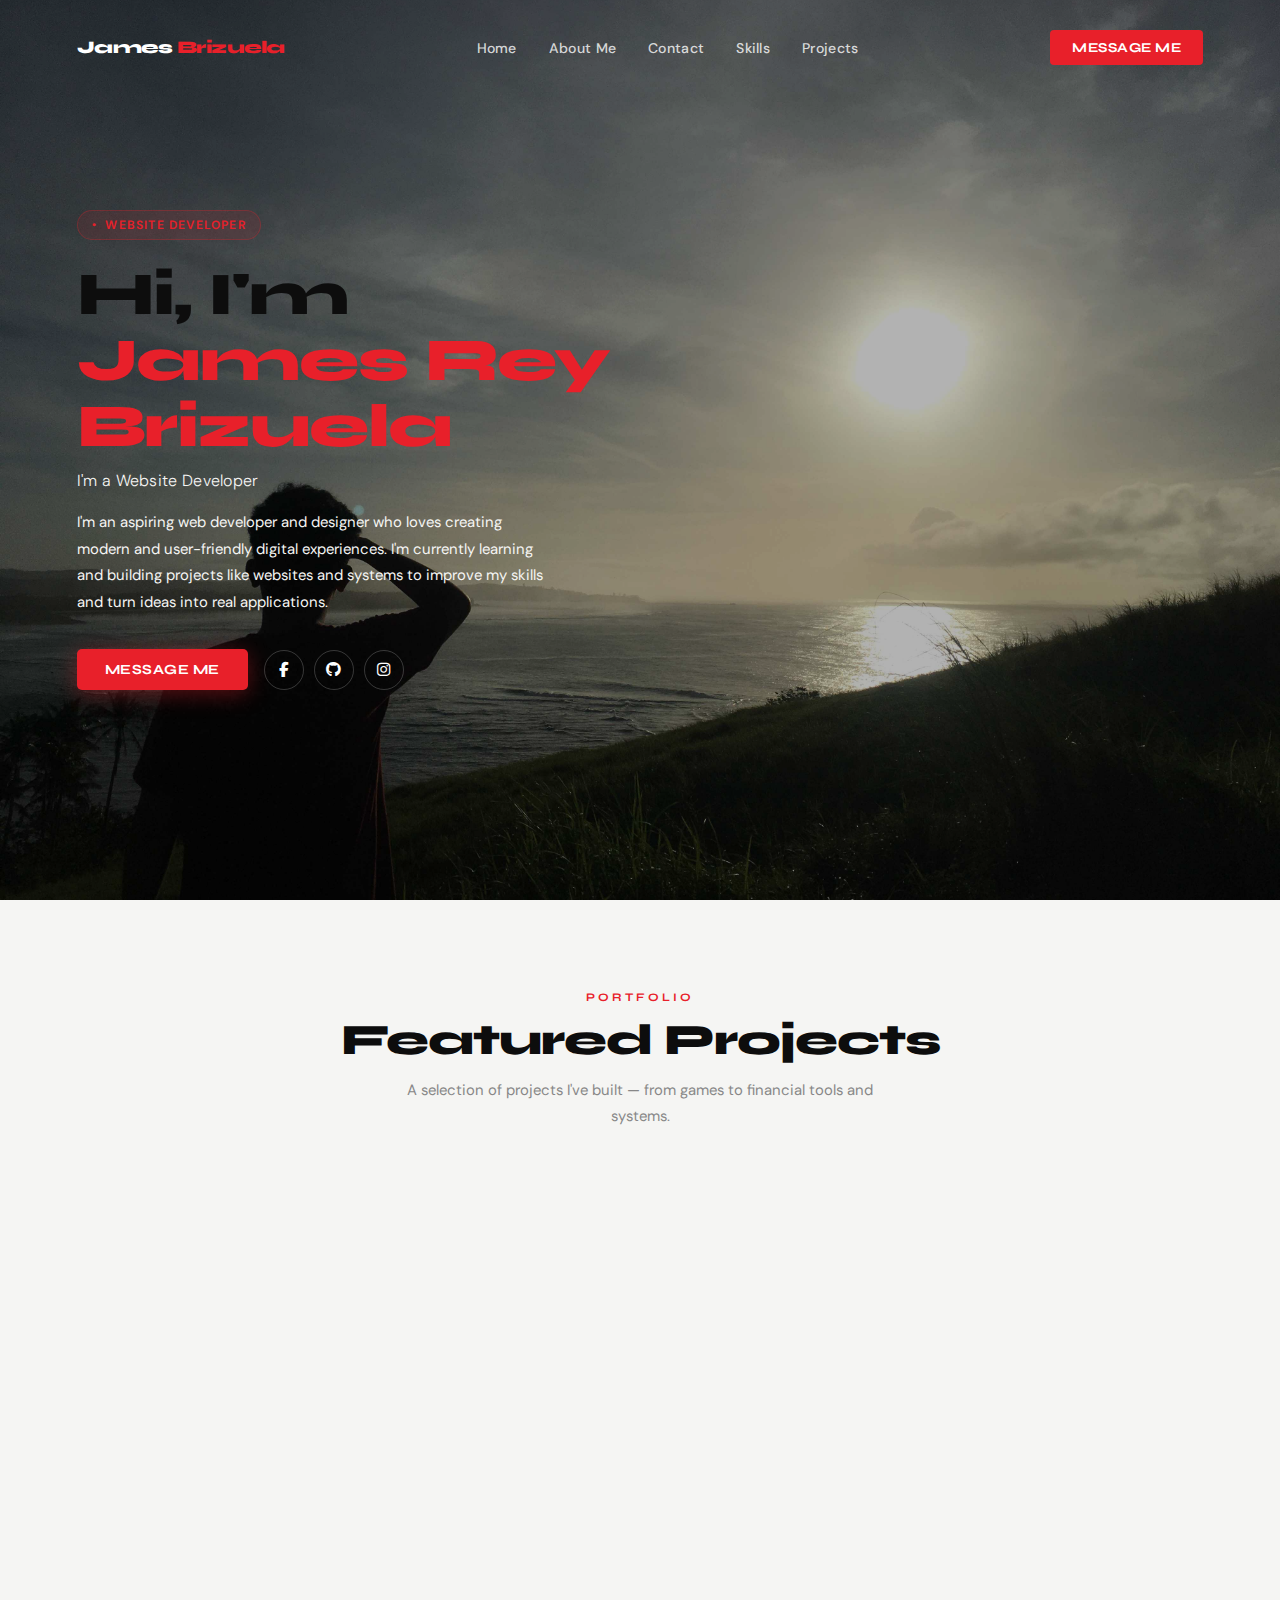
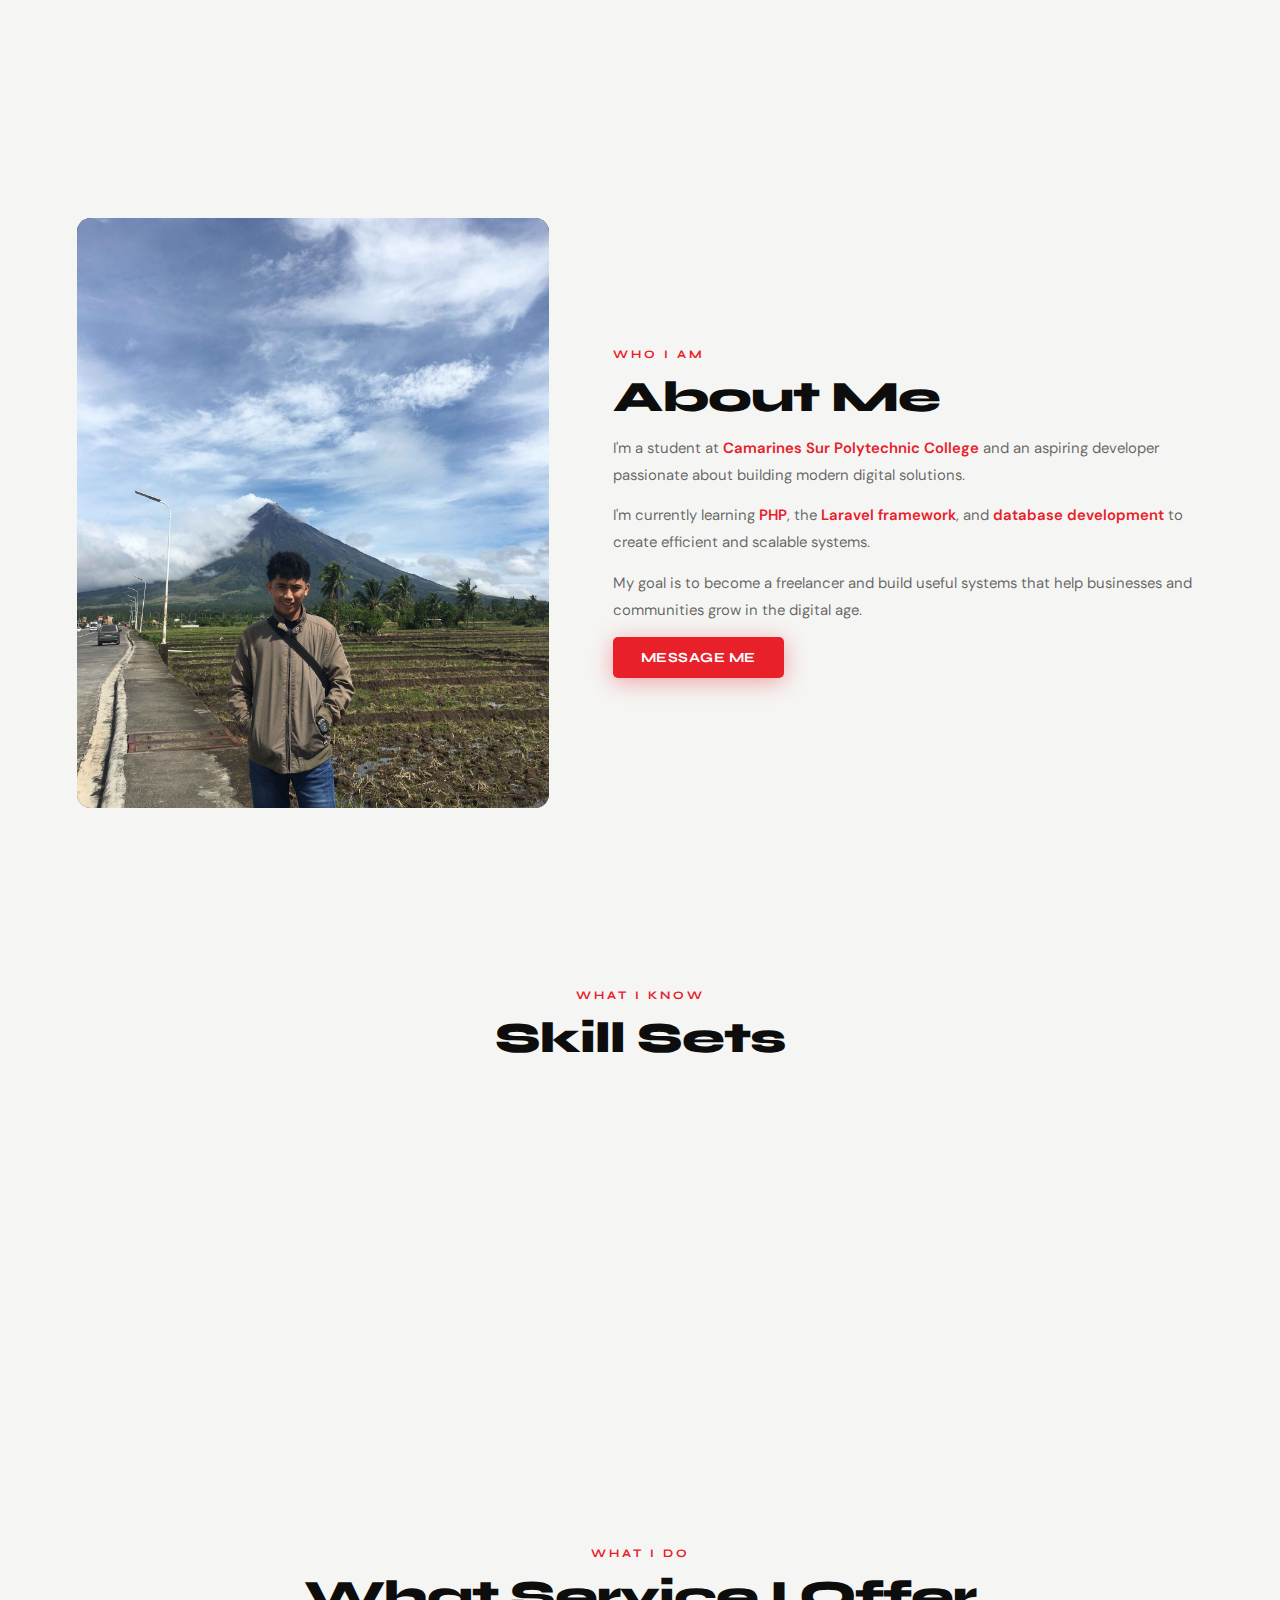
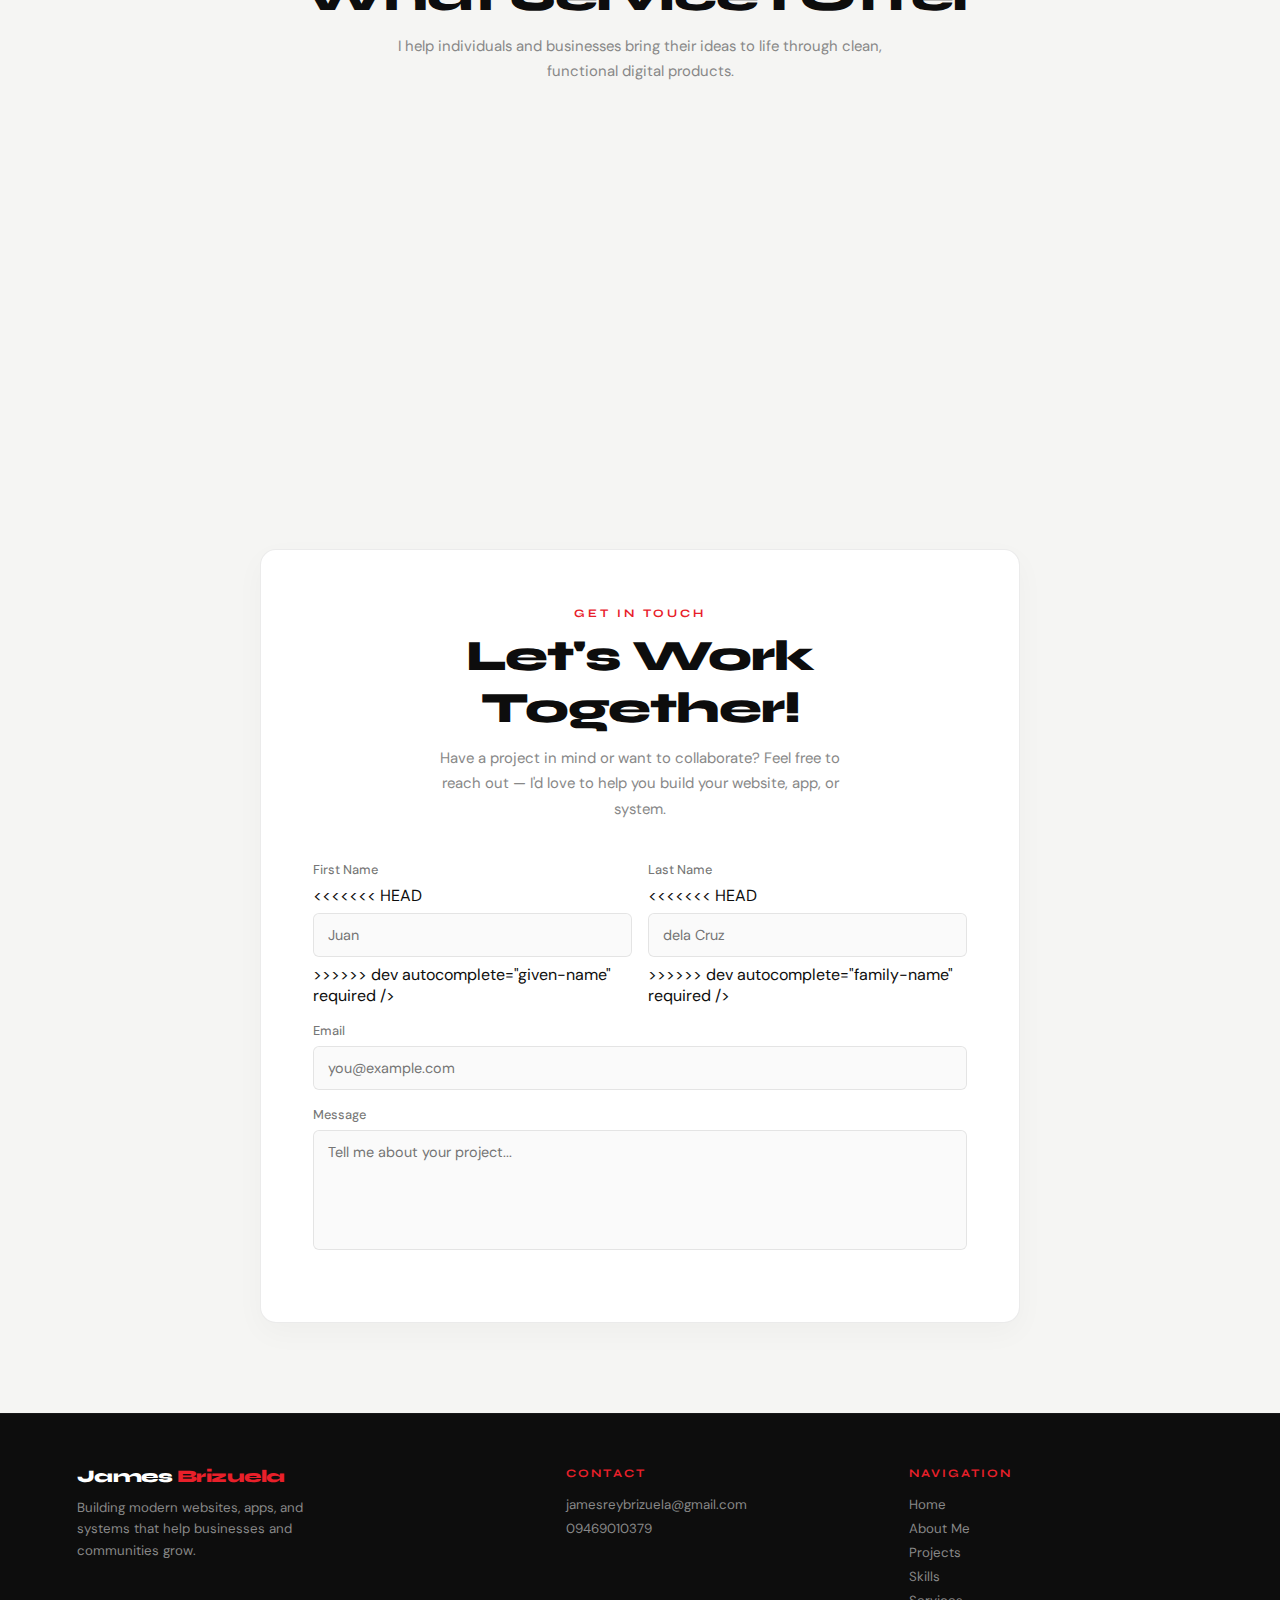
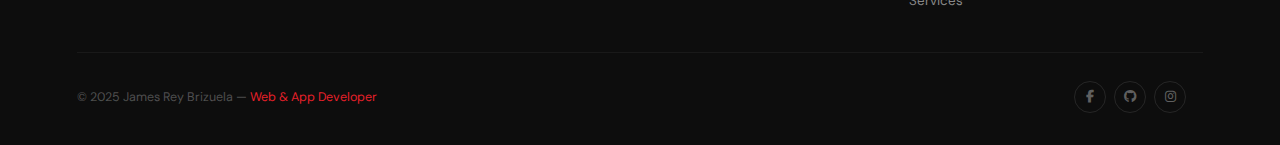
<file: index.html>
<!DOCTYPE html>
<html lang="en">

<head>
    <meta charset="UTF-8" />
    <meta name="viewport" content="width=device-width, initial-scale=1.0" />
    <title>James Rey Brizuela – Web Developer</title>
    <link rel="stylesheet" href="css/style.css" />
    <link rel="stylesheet" href="https://cdnjs.cloudflare.com/ajax/libs/font-awesome/6.5.1/css/all.min.css">
    <script src="./js/main.js" defer></script>
</head>

<body>

    <!-- NAV -->
    <nav>
        <a class="nav-logo" href="#hero">James <span>Brizuela</span></a>
        <ul class="nav-links">
            <li><a href="#hero">Home</a></li>
            <li><a href="#about">About Me</a></li>
            <li><a href="#contact">Contact</a></li>
            <li><a href="#skills">Skills</a></li>
            <li><a href="#projects">Projects</a></li>
        </ul>
        <a class="nav-cta" href="#contact">MESSAGE ME</a>
    </nav>

    <!-- HERO -->
    <section id="hero">
        <div class="hero-bg"></div>
        <div class="hero-inner">
            <div class="hero-badge fade-up d1">Website Developer</div>
            <h1 class="hero-greeting fade-up d2">
                Hi, I'm<br><span class="name">James Rey Brizuela</span>
            </h1>
            <p class="hero-role fade-up d3">I'm a Website Developer</p>
            <p class="hero-desc fade-up d4">
                I'm an aspiring web developer and designer who loves creating modern and user-friendly digital
                experiences. I'm currently learning and building projects like websites and systems to improve my skills
                and turn ideas into real applications.
            </p>
            <div class="hero-actions fade-up d5">
                <a class="btn-primary" href="#contact">MESSAGE ME</a>
                <div class="social-links">
                    <a href="https://facebook.com/james.brizuela.90" title="Facebook"><i
                            class="fa-brands fa-facebook-f"></i></a>
                    <a href="https://github.com/Nyaaxie" title="GitHub"><i class="fa-brands fa-github"></i></a>
                    <a href="#" title="Instagram"><i class="fa-brands fa-instagram"></i></a>
                </div>
            </div>
        </div>
    </section>

    <!-- PROJECTS -->
    <section id="projects">
        <div class="section-head center">
            <span class="section-label">Portfolio</span>
            <h2 class="section-title">Featured Projects</h2>
            <p class="section-sub">A selection of projects I've built — from games to financial tools and systems.</p>
        </div>
        <div class="projects-grid">

            <div class="project-card">
                <div class="project-thumb-placeholder p1-thumb"> <img src="assets/images/strawberry.png"
                        alt="strawberry"></div>
                <div class="project-info">
                    <h3>Strawberry SMP Minecraft Website</h3>
                    <p>A custom website for a Minecraft SMP server community with information pages, rules, and player
                        guides.</p>
                    <div class="project-tags">
                        <span class="tag">HTML</span><span class="tag">CSS</span><span class="tag">JavaScript</span>
                        <span class="tag">PHP</span><span class="tag">Laravel Framework</span>
                    </div>
                    <div class="project-btns">
                        <a class="btn-outline" href="#">View Details</a>
                        <a class="btn-red" href="#">Live Demo</a>
                    </div>
                </div>
            </div>

            <div class="project-card">
                <div class="project-thumb-placeholder p2-thumb"> <img src="assets/images/cashbytes.png"
                        alt="CashSync E-Wallet"></div>
                <div class="project-info">
                    <h3>CashSync E-Wallet</h3>
                    <p>A modern e-wallet web app featuring money transfers, transaction history, and a clean simplified
                        UI.</p>
                    <div class="project-tags">
                        <span class="tag">PHP</span><span class="tag">Laravel</span><span class="tag">MySQL</span>
                        <span class="tag">Html</span><span class="tag">CSS</span>
                    </div>
                    <div class="project-btns">
                        <a class="btn-outline" href="#">View Details</a>
                        <a class="btn-red" href="#">Live Demo</a>
                    </div>
                </div>
            </div>

            <div class="project-card">
                <div class="project-thumb-placeholder p3-thumb"> <img src="assets/images/edukatrack.png"
                        alt="Edukur Track System"></div>
                <div class="project-info">
                    <h3>Edukur Track System</h3>
                    <p>An educational tracking system for managing student progress, grades, and curriculum data
                        efficiently.</p>
                    <div class="project-tags">
                        <span class="tag">MySQL</span><span class="tag">Python</span><span class="tag">HTML</span><span
                            class="tag">CSS</span><span class="tag">JavaScript</span>
                    </div>
                    <div class="project-btns">
                        <a class="btn-outline" href="#">View Details</a>
                        <a class="btn-red" href="#">Live Demo</a>
                    </div>
                </div>
            </div>

        </div>
    </section>

    <!-- ABOUT -->
    <section id="about">
        <div class="about-img-wrap">
            <div class="about-img"> <img src="assets/images/ME.jpg" alt=""></div>
            <div class="about-frame"></div>
        </div>
        <div class="about-text">
            <span class="section-label">Who I Am</span>
            <h2 class="section-title">About Me</h2>
            <p>
                I'm a student at <span class="highlight">Camarines Sur Polytechnic College</span> and an aspiring
                developer passionate about building modern digital solutions.
            </p>
            <p>
                I'm currently learning <span class="highlight">PHP</span>, the <span class="highlight">Laravel
                    framework</span>, and <span class="highlight">database development</span> to create efficient and
                scalable systems.
            </p>
            <p>
                My goal is to become a freelancer and build useful systems that help businesses and communities grow in
                the digital age.
            </p>
            <a class="btn-primary" href="#contact">MESSAGE ME</a>
        </div>
    </section>

    <!-- SKILLS -->
    <section id="skills">
        <div class="section-head center">
            <span class="section-label" style="color:var(--red)">What I Know</span>
            <h2 class="section-title" style="color:var(--black)">Skill Sets</h2>
        </div>
        <div class="skills-grid">
            <div class="skill-card">
                <h3>Frontend Skills</h3>
                <div class="skill-item"><span class="skill-icon">🌐</span> HTML</div>
                <div class="skill-item"><span class="skill-icon">🎨</span> CSS</div>
                <div class="skill-item"><span class="skill-icon">⚡</span> JavaScript</div>
                <div class="skill-item"><span class="skill-icon">🖌️</span> Figma</div>
            </div>
            <div class="skill-card">
                <h3>Backend Skills</h3>
                <div class="skill-item"><span class="skill-icon">🐘</span> PHP</div>
                <div class="skill-item"><span class="skill-icon">🗄️</span> MySQL</div>
            </div>
            <div class="skill-card">
                <h3>Frameworks</h3>
                <div class="skill-item"><span class="skill-icon">🔴</span> Laravel Framework</div>
                <div class="skill-item"><span class="skill-icon">📱</span> Expo (React Native)</div>
            </div>
        </div>
    </section>

    <!-- SERVICES -->
    <section id="services">
        <div class="section-head center">
            <span class="section-label">What I Do</span>
            <h2 class="section-title">What Service I Offer</h2>
            <p class="section-sub">I help individuals and businesses bring their ideas to life through clean, functional
                digital products.</p>
        </div>
        <div class="services-grid">
            <div class="service-card">
                <div class="service-icon">💻</div>
                <h3>Website Development</h3>
                <p>I build modern, responsive websites that look great on any device and provide a smooth user
                    experience.</p>
            </div>
            <div class="service-card featured">
                <div class="service-icon">🎨</div>
                <h3>UI/UX Design</h3>
                <p>I design intuitive and visually appealing interfaces that make applications easy and enjoyable to
                    use.</p>
            </div>
            <div class="service-card">
                <div class="service-icon">📱</div>
                <h3>Mobile App Development</h3>
                <p>I develop user-friendly mobile apps for Android and iOS that are fast, functional, and engaging.</p>
            </div>
        </div>
    </section>

    <!-- CONTACT -->
    <section id="contact">
        <div class="contact-wrap">
            <span class="section-label" style="display:block;text-align:center">Get In Touch</span>
            <h2 class="section-title" style="text-align:center">Let's Work Together!</h2>
            <p class="section-sub" style="text-align:center;margin:0 auto 38px;max-width:440px">
                Have a project in mind or want to collaborate? Feel free to reach out — I'd love to help you build your
                website, app, or system.
            </p>

            <form action="https://formspree.io/f/mlgpodvb" method="POST">
                <div class="form-row">
                    <div class="form-group">
                        <label for="first_name">First Name</label>
<<<<<<< HEAD
                        <input type="text" id="first_name" name="first_name" placeholder="Juan"
=======
                        <input type="text" id="first_name" name="first_name" placeholder="First Name"
>>>>>>> dev
                            autocomplete="given-name" required />
                    </div>
                    <div class="form-group">
                        <label for="last_name">Last Name</label>
<<<<<<< HEAD
                        <input type="text" id="last_name" name="last_name" placeholder="dela Cruz"
=======
                        <input type="text" id="last_name" name="last_name" placeholder="Last Name"
>>>>>>> dev
                            autocomplete="family-name" required />
                    </div>
                </div>
                <div class="form-group">
                    <label for="email">Email</label>
                    <input type="email" id="email" name="email" placeholder="you@example.com" autocomplete="email"
                        required />
                </div>
                <div class="form-group">
                    <label for="message">Message</label>
                    <textarea id="message" name="message" placeholder="Tell me about your project..."
                        required></textarea>
                </div>
            </form>
        </div>
    </section>

    <!-- FOOTER -->
    <footer>
        <div class="footer-inner">
            <div class="footer-brand">
                <a class="nav-logo" href="#hero">James <span>Brizuela</span></a>
                <p>Building modern websites, apps, and systems that help businesses and communities grow.</p>
            </div>
            <div class="footer-col">
                <h4>Contact</h4>
                <a href="mailto:jamesreybrizuela@gmail.com">jamesreybrizuela@gmail.com</a>
                <a href="tel:09469010379">09469010379</a>
            </div>
            <div class="footer-col">
                <h4>Navigation</h4>
                <ul>
                    <li><a href="#hero">Home</a></li>
                    <li><a href="#about">About Me</a></li>
                    <li><a href="#projects">Projects</a></li>
                    <li><a href="#skills">Skills</a></li>
                    <li><a href="#services">Services</a></li>
                </ul>
            </div>
        </div>
        <div class="footer-bottom">
            <p>© 2025 James Rey Brizuela — <span style="color:var(--red)">Web &amp; App Developer</span></p>
            <div class="footer-socials">
                <a href="https://facebook.com/james.brizuela.90" title="Facebook"><i
                        class="fa-brands fa-facebook-f"></i></a>
                <a href="https://github.com/Nyaaxie" title="GitHub"><i class="fa-brands fa-github"></i></a>
                <a href="#" title="Instagram"><i class="fa-brands fa-instagram"></i></a>>
            </div>
        </div>
    </footer>


</body>

</html>
</file>
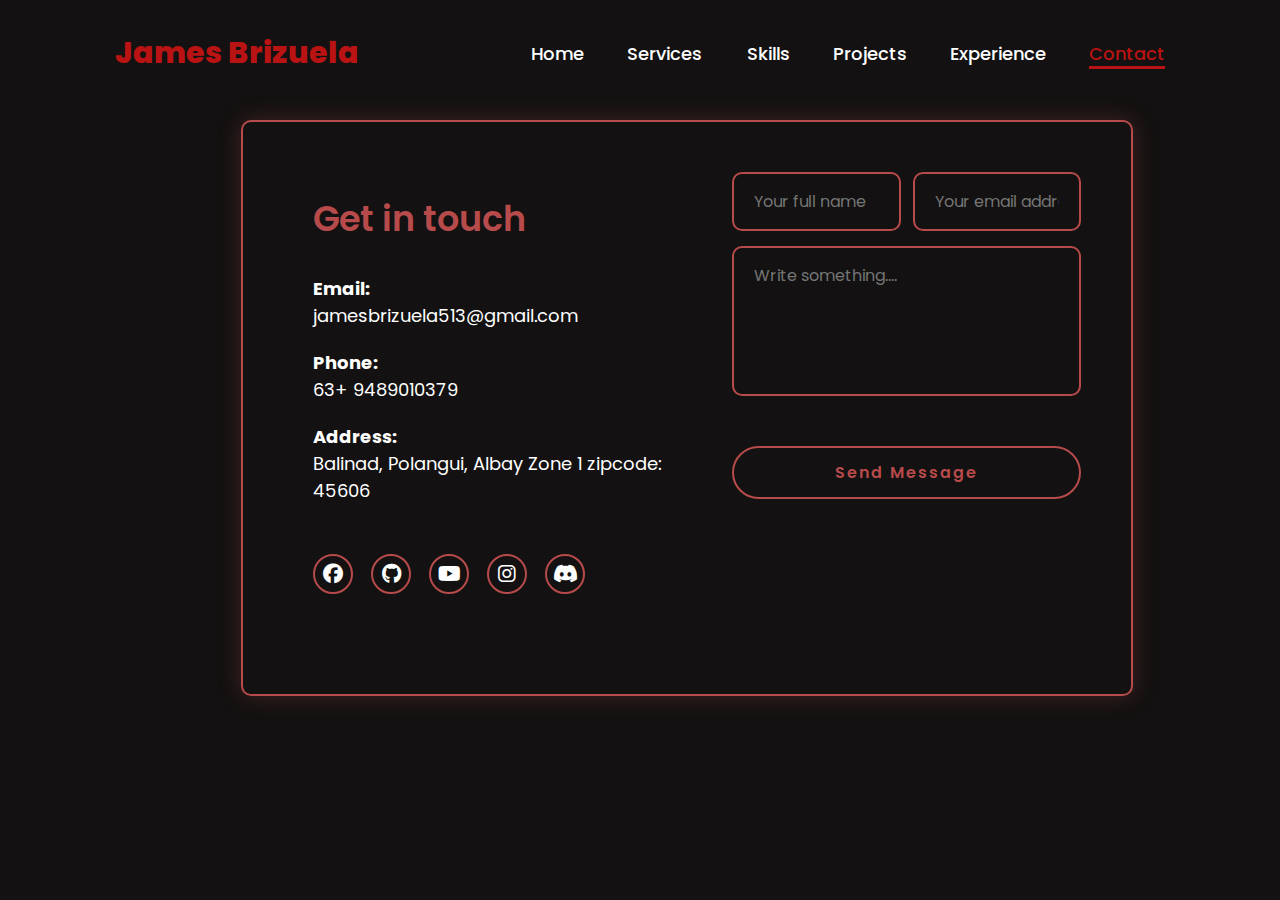
<file: contact.html>
<!DOCTYPE html>
<html lang="en">

<head>
    <meta charset="UTF-8">
    <meta name="viewport" content="width=device-width, initial-scale=1.0">
    <link rel="stylesheet" href="https://cdnjs.cloudflare.com/ajax/libs/font-awesome/6.5.2/css/all.min.css">
    <link rel="stylesheet" href="style.css">
    <title>James Brizuela</title>
</head>

<body>

    <header>
        <a href="#" class="logo">James Brizuela</a>

        <nav>
            <a href="index.html"> Home</a>
            <a href="service.html">Services </a>
            <a href="skills.html">Skills</a>
            <a href="#">Projects</a>
            <a href="#">Experience</a>
            <a href="contact.html" class="active">Contact</a>
        </nav>
    </header>


    <section class="contact-side-info">

        <div class="contact-wrapper">
            <div class="contact-info-section">

                <h2 class="contact-info-title">Get in touch</h2>

                <p class="contact-info-item">
                    <strong>Email:</strong><br>
                    <a href="jamesbrizuela513@gmail.com">jamesbrizuela513@gmail.com</a>
                </p>

                <p class="contact-info-item">
                    <strong>Phone:</strong><br>
                    63+ 9489010379
                </p>

                <p class="contact-info-item">
                    <strong>Address:</strong><br>
                    Balinad, Polangui, Albay Zone 1
                    zipcode: 45606
                </p>

                <div class="contact-socials">
                    <a href="#"><i class="fa-brands fa-facebook"></i></a>
                    <a href="#"><i class="fa-brands fa-github"></i></a>
                    <a href="#"><i class="fa-brands fa-youtube"></i></a>
                    <a href="#"><i class="fa-brands fa-instagram"></i></a>
                    <a href="#"><i class="fa-brands fa-discord"></i></a>
                </div>
            </div>

            <!-- RIGHT SIDE: CONTACT FORM -->
            <div class="contact-form-section">
                <form class="contact-form">
                    <div class="contact-form-row">
                        <input type="text" class="contact-input" placeholder="Your full name" required>
                        <input type="email" class="contact-input" placeholder="Your email address" required>
                    </div>
                    <textarea class="contact-textarea" placeholder="Write something...." required></textarea>
                    <button type="submit" class="contact-button">Send Message</button>

                </form>
            </div>
        </div>


    </section>




</body>

</html>
</file>
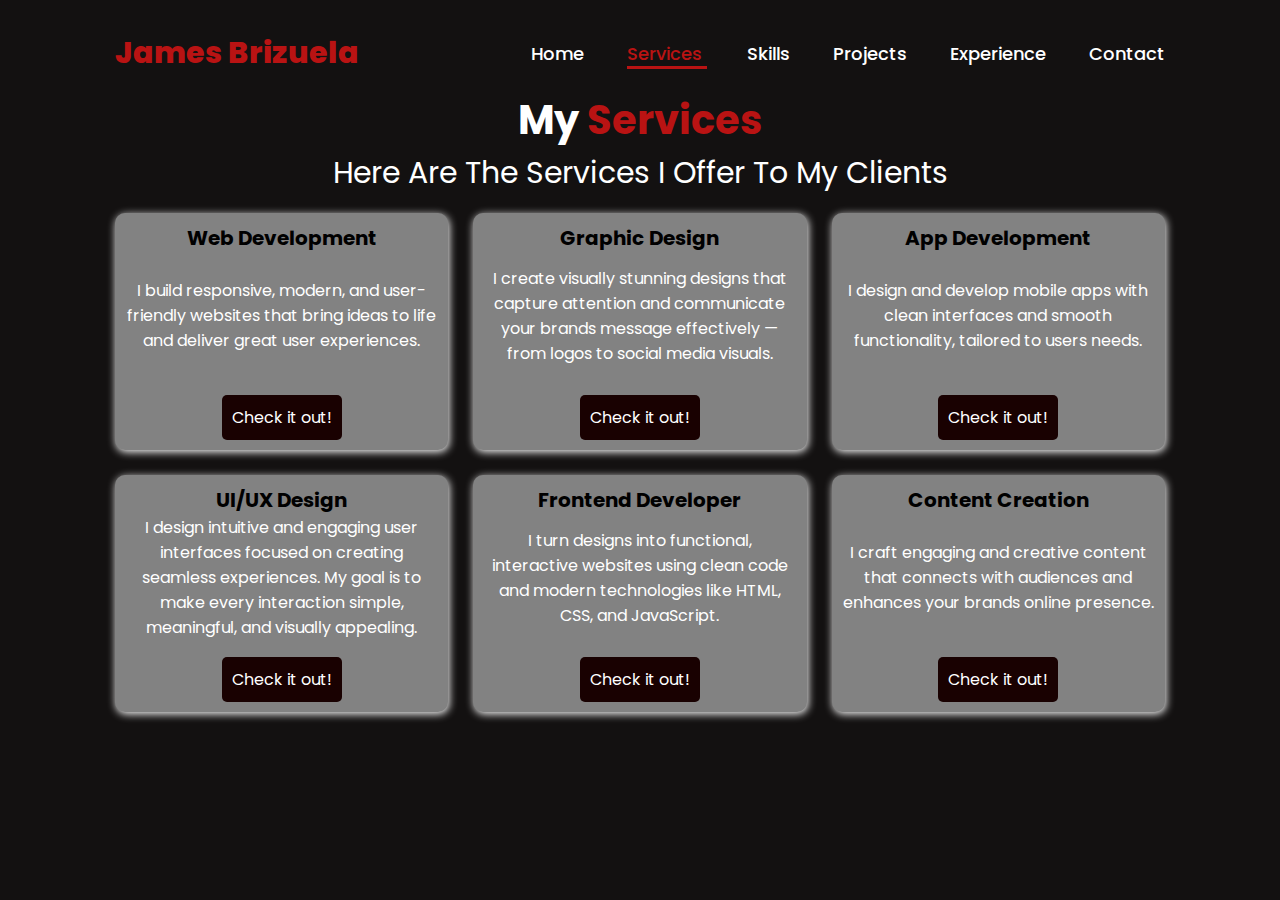
<file: service.html>
<!DOCTYPE html>
<html lang="en">

<head>
    <meta charset="UTF-8">
    <meta name="viewport" content="width=device-width, initial-scale=1.0">
    <link rel="stylesheet" href="https://cdnjs.cloudflare.com/ajax/libs/font-awesome/6.5.2/css/all.min.css">
    <link rel="stylesheet" href="style.css">
    <title>James Brizuela</title>
</head>

<body>

    <header>
        <a href="#" class="logo">James Brizuela</a>

        <nav>
            <a href="index.html"> Home</a>
            <a href="service.html" class="active">Services </a>
            <a href="skills.html">Skills</a>
            <a href="#">Projects</a>
            <a href="#">Experience</a>
            <a href="contact.html">Contact</a>
        </nav>
    </header>



    <section class="service-section">
        <h1>My <span>Services</span></h1>
        <p>Here Are The Services I Offer To My Clients</p>

        <div class="service-sect">
            <div class="services-box">
                <h3>Web Development</h3>
                <p class="serviceInfo">I build responsive, modern, and user-friendly websites that bring ideas to life
                    and deliver great
                    user experiences.</p>
                <a href="#"><button>Check it out!</button></a>
            </div>
            <div class="services-box">
                <h3>Graphic Design</h3>
                <p>I create visually stunning designs that capture attention and communicate your
                    brands message effectively — from logos to social media visuals.</p>
                <a href="#"><button>Check it out!</button></a>

            </div>
            <div class="services-box">
                <h3>App Development</h3>
                <p>I design and develop mobile apps with clean interfaces and smooth functionality,
                    tailored to users needs.</p>
                <a href="#"><button>Check it out!</button></a>

            </div>
            <div class="services-box">
                <h3>UI/UX Design</h3>
                <p>I design intuitive and engaging user interfaces focused on creating seamless
                    experiences. My goal is to make every interaction simple, meaningful, and visually appealing.</p>
                <a href="#"><button>Check it out!</button></a>


            </div>
            <div class="services-box">
                <h3>Frontend Developer</h3>
                <p> I turn designs into functional, interactive websites using clean code and modern
                    technologies like HTML, CSS, and JavaScript.</p>
                <a href="#"><button>Check it out!</button></a>

            </div>
            <div class="services-box">
                <h3>Content Creation</h3>
                <p>I craft engaging and creative content that connects with audiences and enhances
                    your brands online presence.</p>
                <a href="#"><button>Check it out!</button></a>

            </div>
        </div>


        </div>

    </section>



</body>

</html>
</file>
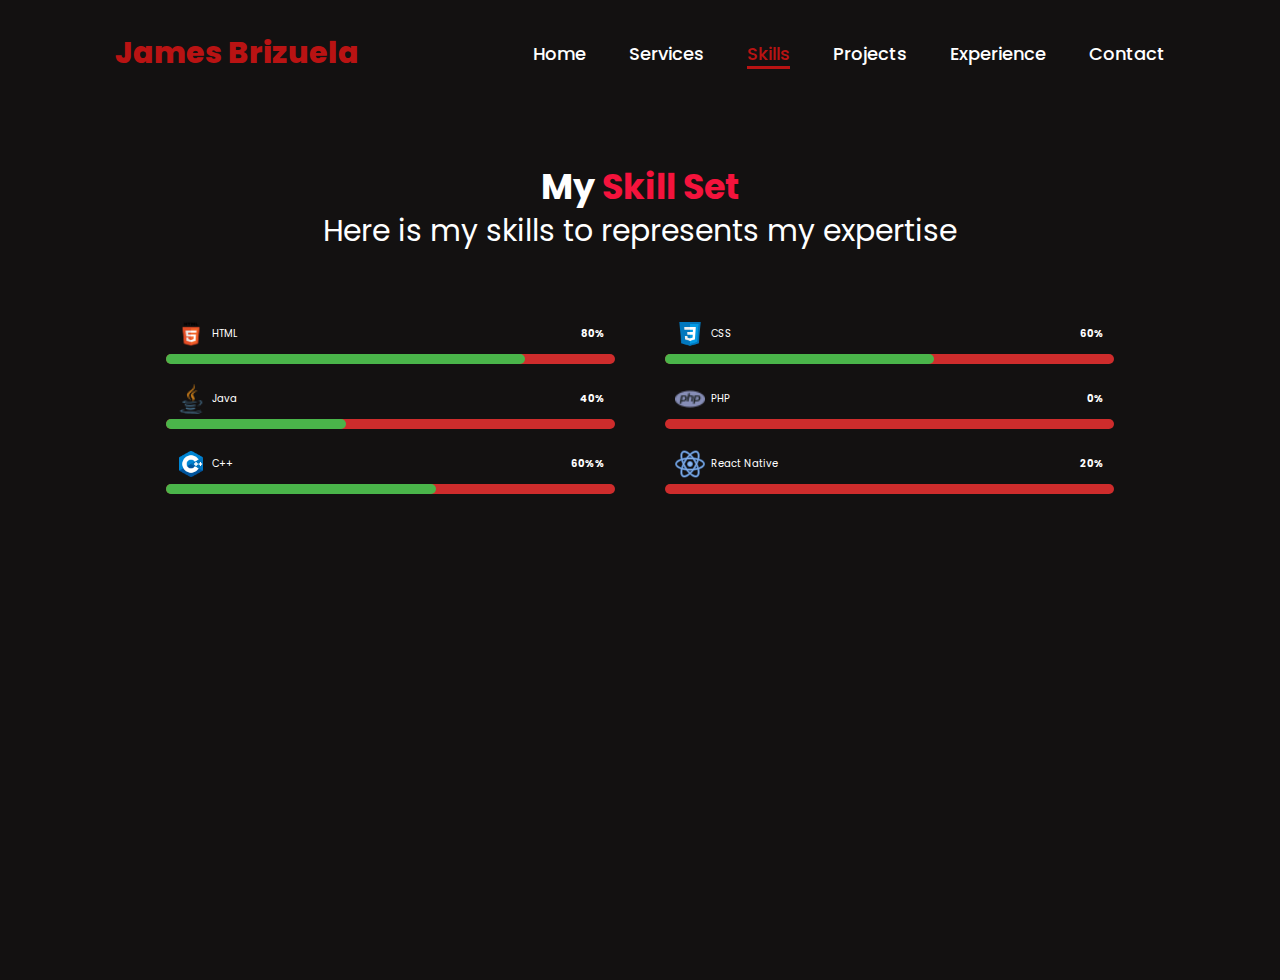
<file: skills.html>
<!DOCTYPE html>
<html lang="en">

<head>
    <meta charset="UTF-8">
    <meta name="viewport" content="width=device-width, initial-scale=1.0">
    <link rel="stylesheet" href="https://cdnjs.cloudflare.com/ajax/libs/font-awesome/6.5.2/css/all.min.css">
    <link rel="stylesheet" href="style.css">

    <style>
        body {
            overflow: hidden;
        }
    </style>

    <title>Skills</title>
</head>

<body>
    <header>
        <a href="#" class="logo">James Brizuela</a>
        <nav>
            <a href="index.html"> Home</a>
            <a href="service.html">Services</a>
            <a href="skills.html" class="active">Skills</a>
            <a href="#">Projects</a>
            <a href="#">Experience</a>
            <a href="contact.html">Contact</a>
        </nav>
    </header>

    <section id="skill-section">
        <div id="header-sect">
            <h1>My <span>Skill Set</span></h1>
            <p>Here is my skills to represents my expertise</p>
        </div>

        <div class="skill-main">

            <div class="skill-bar">
                <div class="info">
                    <img src="assets/html.png" alt="logo java ">
                    <p>HTML</p>
                    <p class="percent">80%</p>
                </div>
                <div class="bar">
                    <span class="html"></span>
                </div>
            </div>

            <div class="skill-bar">
                <div class="info">
                    <img src="assets/css.png" alt="logo java">
                    <p>CSS</p>
                    <p class="percent">60%</p>
                </div>
                <div class="bar">
                    <span class="css"></span>
                </div>
            </div>

            <div class="skill-bar">
                <div class="info">
                    <img src="assets/java.png" alt="logo java">
                    <p>Java</p>
                    <p class="percent">40%</p>
                </div>
                <div class="bar">
                    <span class="java"></span>
                </div>
            </div>
            <div class="skill-bar">
                <div class="info">
                    <img src="assets/php.png" alt="php logo">
                    <p>PHP</p>
                    <p class="percent">0%</p>
                </div>
                <div class="bar">
                    <span class="php"></span>
                </div>
            </div>

            <div class="skill-bar">
                <div class="info">
                    <img src="assets/c++.png" alt="cpp logo">
                    <p>C++</p>
                    <p class="percent">60%%</p>
                </div>
                <div class="bar">
                    <span class="cpp"></span>
                </div>
            </div>

            <div class="skill-bar">
                <div class="info">
                    <img src="assets/react.png" alt="react logo">
                    <p>React Native</p>
                    <p class="percent">20%</p>
                </div>
                <div class="bar">
                    <span class="react-bar"></span>
                </div>
            </div>

        </div>
    </section>




</body>

</html>
</file>
<file: css/style.css>
@import url('https://fonts.googleapis.com/css2?family=Syne:wght@400;600;700;800&family=DM+Sans:ital,wght@0,300;0,400;0,500;1,300&display=swap');

*,
*::before,
*::after {
    box-sizing: border-box;
    margin: 0;
    padding: 0;
}

:root {
    --red: #e8202a;
    --red-dark: #b5141c;
    --black: #0d0d0d;
    --dark: #111111;
    --card-bg: #161616;
    --gray: #888;
    --light: #f5f5f3;
    --white: #ffffff;
    --font-head: 'Syne', sans-serif;
    --font-body: 'DM Sans', sans-serif;
}

html {
    scroll-behavior: smooth;

    &::-webkit-scrollbar {
        display: none;
    }
}

body {
    font-family: var(--font-body);
    background: var(--white);
    color: var(--black);
    overflow-x: hidden;
    scrollbar-width: none;

    &::-webkit-scrollbar {
        display: none;
    }
}


nav {
    position: absolute;
    top: 0;
    left: 0;
    right: 0;
    z-index: 100;
    display: flex;
    align-items: center;
    justify-content: space-between;
    padding: 30px 6%;
    background: transparent;
    backdrop-filter: none;
    border-bottom: none;
    box-shadow: none;

}

.nav-logo {
    color: var(--white);
    font-family: var(--font-head);
    font-weight: 800;
    font-size: 1.1rem;
    letter-spacing: -0.5px;
    color: var(--white);
    text-decoration: none;
}



.nav-logo span {
    color: var(--red);
}

.nav-links {
    display: flex;
    gap: 32px;
    list-style: none;
}

.nav-links a {
    color: rgba(255, 255, 255, 0.8);

    text-decoration: none;
    font-size: .88rem;
    font-weight: 500;
    letter-spacing: .3px;
    transition: color .2s;
}

.nav-links a:hover {
    color: var(--white);
}

.nav-cta {
    background: var(--red);
    color: var(--white);
    padding: 9px 22px;
    border-radius: 4px;
    font-size: .85rem;
    font-weight: 700;
    font-family: var(--font-head);
    text-decoration: none;
    letter-spacing: .5px;
    transition: background .2s, transform .15s;
}

.nav-cta:hover {
    background: var(--red-dark);
    transform: translateY(-1px);
}

#hero {
    min-height: 100vh;
    display: flex;
    align-items: center;
    padding: 0 6%;
    position: relative;
    overflow: hidden;
    background: var(--black);

}

.hero-bg {
    position: absolute;
    inset: 0;
    background-image: url('../assets/images/hero-bg.jpg');
    background-size: cover;
    background-position: center;
    /* Optional: Add a dark overlay if the text is hard to read */
    filter: brightness(0.7);
}

.hero-inner {
    position: relative;
    z-index: 2;
    max-width: 580px;
}

.hero-badge {
    display: inline-flex;
    align-items: center;
    gap: 8px;
    background: rgba(232, 32, 42, 0.1);
    border: 1px solid rgba(232, 32, 42, 0.28);
    padding: 6px 14px;
    border-radius: 999px;
    font-size: .75rem;
    font-weight: 600;
    letter-spacing: 1.2px;
    color: var(--red);
    text-transform: uppercase;
    margin-bottom: 22px;
}

.hero-badge::before {
    content: '●';
    font-size: .45rem;
}

.hero-greeting {
    font-family: var(--font-head);
    font-size: clamp(2.3rem, 5vw, 3.8rem);
    font-weight: 800;
    line-height: 1.09;
    letter-spacing: -1.5px;
    margin-bottom: 10px;
    color: var(--black);
    /* Added black color */
}

.hero-greeting .name {
    color: var(--red);
}

.hero-role {
    font-size: 1rem;
    font-weight: 300;
    color: var(--light);
    /* Changed to dark text */
    margin-bottom: 18px;
    letter-spacing: .3px;
}

.hero-desc {
    font-size: .93rem;
    line-height: 1.78;
    color: var(--light);
    /* Changed to dark text */
    max-width: 470px;
    margin-bottom: 34px;
}

.hero-actions {
    display: flex;
    align-items: center;
    gap: 16px;
    flex-wrap: wrap;
}

.btn-primary {
    background: var(--red);
    color: var(--white);
    padding: 12px 28px;
    border-radius: 5px;
    font-family: var(--font-head);
    font-weight: 700;
    font-size: .88rem;
    letter-spacing: .5px;
    text-decoration: none;
    transition: background .2s, transform .15s, box-shadow .2s;
    box-shadow: 0 4px 22px rgba(232, 32, 42, 0.38);
    display: inline-block;
}

.btn-primary:hover {
    background: var(--light);
    transform: translateY(-2px);
    box-shadow: 0 8px 30px rgba(232, 32, 42, 0.48);
}

.social-links {
    display: flex;
    gap: 10px;


}

.social-links a {
    width: 40px;
    height: 40px;
    border-radius: 50%;
    border: 1px solid rgba(255, 255, 255, 0.2);
    display: flex;
    align-items: center;
    justify-content: center;
    color: var(--white);
    text-decoration: none;
    font-size: .95rem;
    transition: all .2s;
}

.social-links a:hover {
    border-color: var(--red);
    color: var(--red);
    background: rgba(255, 255, 255, 0.05);

}

section {
    padding: 90px 6%;
}

.section-label {
    font-family: var(--font-head);
    font-size: .72rem;
    font-weight: 700;
    letter-spacing: 3px;
    text-transform: uppercase;
    color: var(--red);
    display: block;
    margin-bottom: 10px;
}

.section-title {
    font-family: var(--font-head);
    font-size: clamp(1.8rem, 3.5vw, 2.7rem);
    font-weight: 800;
    letter-spacing: -1px;
    color: var(--black);
    /* Changed to black */
    margin-bottom: 12px;
}

.section-sub {
    font-size: .93rem;
    color: var(--gray);
    max-width: 520px;
    line-height: 1.72;
}

.section-head {
    margin-bottom: 52px;
}

.section-head.center {
    text-align: center;
}

.section-head.center .section-sub {
    margin: 0 auto;
}

/* PROJECTS - Fixed card image fit */
#projects {
    background: var(--light);
}

.projects-grid {
    display: grid;
    grid-template-columns: repeat(auto-fit, minmax(280px, 1fr));
    gap: 22px;
}

.project-card {
    background: var(--white);
    border: 1px solid rgba(0, 0, 0, 0.07);
    /* Changed border color */
    border-radius: 12px;
    overflow: hidden;
    transition: transform .25s, border-color .25s, box-shadow .25s;
    opacity: 0;
    transform: translateY(30px);
}

.project-card.visible {
    opacity: 1;
    transform: translateY(0);
    transition: opacity .6s ease, transform .6s ease, border-color .25s, box-shadow .25s;
}

.project-card:hover {
    transform: translateY(-6px) !important;
    border-color: rgba(232, 32, 42, 0.38);
    box-shadow: 0 16px 44px rgba(0, 0, 0, 0.1);
}

.project-thumb-placeholder {
    width: 100%;
    aspect-ratio: 16/9;
    display: flex;
    align-items: center;
    justify-content: center;
    font-size: 3rem;
    overflow: hidden;
    /* Added to contain the image */
}

.project-thumb-placeholder img {
    width: 100%;
    height: 100%;
    object-fit: cover;
    /* This makes images fit properly in the card */
    object-position: center;
}

.p1-thumb {
    background: linear-gradient(135deg, #142a14, #2a6030);
}

.p2-thumb {
    background: linear-gradient(135deg, #141430, #2a2a80);
}

.p3-thumb {
    background: linear-gradient(135deg, #101828, #1d4ed8);
}

.project-info {
    padding: 20px 22px 24px;
}

.project-info h3 {
    font-family: var(--font-head);
    font-weight: 700;
    font-size: .98rem;
    margin-bottom: 8px;
    color: var(--black);
    /* Changed to black */
}

.project-info p {
    font-size: .84rem;
    color: var(--gray);
    line-height: 1.65;
    margin-bottom: 14px;
}

.project-tags {
    display: flex;
    gap: 7px;
    flex-wrap: wrap;
    margin-bottom: 16px;
}

.tag {
    font-size: .7rem;
    font-weight: 600;
    letter-spacing: .4px;
    padding: 3px 10px;
    border-radius: 999px;
    background: rgba(0, 0, 0, 0.06);
    /* Changed background */
    color: rgba(0, 0, 0, 0.5);
    /* Changed text color */
    border: 1px solid rgba(0, 0, 0, 0.09);
    /* Changed border */
}

.project-btns {
    display: flex;
    gap: 10px;
}

.btn-outline {
    padding: 8px 18px;
    border-radius: 4px;
    border: 1px solid rgba(0, 0, 0, 0.18);
    /* Changed border */
    color: rgba(0, 0, 0, 0.65);
    /* Changed text color */
    font-size: .78rem;
    font-weight: 500;
    text-decoration: none;
    transition: all .2s;
}

.btn-outline:hover {
    border-color: var(--black);
    color: var(--black);
}

.btn-red {
    padding: 8px 18px;
    border-radius: 4px;
    background: var(--red);
    color: var(--white);
    font-size: .78rem;
    font-weight: 700;
    font-family: var(--font-head);
    text-decoration: none;
    transition: background .2s;
}

.btn-red:hover {
    background: var(--red-dark);
}

/* ABOUT - Fixed text colors */
#about {
    background: var(--light);
    display: grid;
    grid-template-columns: 1fr 1.25fr;
    align-items: center;
    gap: 64px;
}

.about-img-wrap {
    position: relative;
}

.about-img {
    width: 100%;
    aspect-ratio: 4/5;
    background: linear-gradient(145deg, #192b19, #2c5530);
    border-radius: 14px;
    overflow: hidden;
    display: flex;
    align-items: center;
    justify-content: center;
    font-size: 5rem;
}

.about-img img {
    width: 100%;
    height: 100%;
    object-fit: cover;

}



.about-text .highlight {
    color: var(--red);
    font-weight: 600;
}

.about-text p {
    font-size: .93rem;
    line-height: 1.8;
    color: rgba(0, 0, 0, 0.6);
    margin-bottom: 14px;
}

#skills {
    background: var(--light);
}

#skills .section-title {
    color: var(--black);
}

.skills-grid {
    display: grid;
    grid-template-columns: repeat(3, 1fr);
    gap: 18px;
}

.skill-card {
    background: var(--white);
    color: var(--black);
    border-radius: 12px;
    padding: 28px 24px;
    border: 1px solid rgba(0, 0, 0, 0.05);
    box-shadow: 0 4px 12px rgba(0, 0, 0, 0.03);
    opacity: 0;
    transform: translateY(30px);
}

.skill-card.visible {
    opacity: 1;
    transform: translateY(0);
    transition: opacity .6s ease, transform .6s ease;
}

.skill-card h3 {
    font-family: var(--font-head);
    font-weight: 700;
    font-size: .78rem;
    letter-spacing: 1.2px;
    text-transform: uppercase;
    color: var(--red);
    margin-bottom: 18px;
}

.skill-item {
    display: flex;
    align-items: center;
    gap: 12px;
    padding: 9px 0;
    border-bottom: 1px solid rgba(0, 0, 0, 0.05);
    font-size: .9rem;
    color: rgba(0, 0, 0, 0.8);
}

.skill-item:last-child {
    border-bottom: none;
}

.skill-icon {
    font-size: 1rem;
    width: 22px;
    text-align: center;
    color: var(--red);
}

/* SERVICES */
#services {
    background: var(--light);
}

.services-grid {
    display: grid;
    grid-template-columns: repeat(3, 1fr);
    gap: 18px;
}

.service-card {
    background: var(--white);
    border: 1px solid rgba(0, 0, 0, 0.07);
    border-radius: 12px;
    padding: 32px 26px;
    transition: border-color .25s, transform .25s;
    opacity: 0;
    transform: translateY(30px);
    box-shadow: 0 4px 12px rgba(0, 0, 0, 0.03);
}

.service-card.visible {
    opacity: 1;
    transform: translateY(0);
    transition: opacity .6s ease, transform .6s ease, border-color .25s, box-shadow .25s;
}

.service-card:hover {
    border-color: rgba(232, 32, 42, .35);
    transform: translateY(-4px) !important;
}

.service-card.featured {
    background: var(--red);
    border-color: var(--red);
}

.service-card.featured h3,
.service-card.featured p {
    color: var(--white);
}

.service-icon {
    width: 48px;
    height: 48px;
    border-radius: 10px;
    background: rgba(232, 32, 42, 0.08);
    display: flex;
    align-items: center;
    justify-content: center;
    font-size: 1.4rem;
    margin-bottom: 18px;
    color: var(--red);
}

.service-card.featured .service-icon {
    background: rgba(255, 255, 255, 0.2);
    color: var(--white);
}

.service-card h3 {
    font-family: var(--font-head);
    font-weight: 700;
    font-size: .98rem;
    margin-bottom: 10px;
    color: var(--black);
}

.service-card p {
    font-size: .87rem;
    color: var(--gray);
    line-height: 1.7;
}

.service-card.featured p {
    color: rgba(255, 255, 255, 0.88);
}

/* CONTACT */
#contact {
    background: var(--light);
}

.contact-wrap {
    background: var(--white);
    border: 1px solid rgba(0, 0, 0, 0.08);
    border-radius: 16px;
    padding: 56px 52px;
    max-width: 760px;
    margin: 0 auto;
    box-shadow: 0 10px 30px rgba(0, 0, 0, 0.03);
}

.form-row {
    display: grid;
    grid-template-columns: 1fr 1fr;
    gap: 16px;
}

.form-group {
    display: flex;
    flex-direction: column;
    gap: 7px;
    margin-bottom: 16px;
}

.form-group label {
    font-size: .8rem;
    font-weight: 500;
    color: rgba(0, 0, 0, 0.55);
}

.form-group input,
.form-group textarea {
    background: rgba(0, 0, 0, 0.02);
    border: 1px solid rgba(0, 0, 0, 0.09);
    border-radius: 6px;
    padding: 12px 14px;
    color: var(--black);
    font-family: var(--font-body);
    font-size: .9rem;
    outline: none;
    transition: border-color .2s;
    resize: none;
}

.form-group input:focus,
.form-group textarea:focus {
    border-color: rgba(232, 32, 42, 0.5);
    background: rgba(232, 32, 42, 0.02);
}

.form-group textarea {
    min-height: 120px;
}

.contact-btns {
    display: flex;
    gap: 14px;
    margin-top: 6px;
    flex-wrap: wrap;
}

.btn-ghost {
    padding: 12px 26px;
    border-radius: 5px;
    background: transparent;
    border: 1px solid rgba(0, 0, 0, 0.18);
    color: var(--black);
    font-family: var(--font-head);
    font-size: .88rem;
    font-weight: 600;
    cursor: pointer;
    transition: all .2s;
    text-decoration: none;
}

.btn-ghost:hover {
    border-color: var(--red);
    color: var(--red);
}

/* FOOTER */
footer {
    background: var(--black);
    padding: 52px 6% 32px;
    border-top: 1px solid rgba(255, 255, 255, 0.05);
}

.footer-inner {
    display: grid;
    grid-template-columns: 1.5fr 1fr 1fr;
    gap: 48px;
    align-items: start;
    padding-bottom: 36px;
    border-bottom: 1px solid rgba(255, 255, 255, 0.05);
    margin-bottom: 28px;
}

.footer-brand p {
    font-size: .83rem;
    color: var(--gray);
    line-height: 1.65;
    max-width: 250px;
    margin-top: 10px;
}

.footer-col h4 {
    font-family: var(--font-head);
    font-weight: 700;
    font-size: .72rem;
    letter-spacing: 2px;
    text-transform: uppercase;
    color: var(--red);
    margin-bottom: 16px;
}

.footer-col p,
.footer-col a {
    font-size: .83rem;
    color: var(--gray);
    text-decoration: none;
    display: block;
    margin-bottom: 7px;
    transition: color .2s;
}

.footer-col a:hover {
    color: var(--white);
}

.footer-col ul {
    list-style: none;
}

.footer-bottom {
    display: flex;
    align-items: center;
    justify-content: space-between;
    flex-wrap: wrap;
    gap: 12px;
}

.footer-bottom p {
    font-size: .78rem;
    color: rgba(255, 255, 255, 0.28);
}

.footer-socials {
    display: flex;
    gap: 8px;
}

.footer-socials a {
    width: 32px;
    height: 32px;
    border-radius: 50%;
    border: 1px solid rgba(255, 255, 255, 0.1);
    display: flex;
    align-items: center;
    justify-content: center;
    color: rgba(255, 255, 255, 0.35);
    font-size: .8rem;
    text-decoration: none;
    transition: all .2s;
}

.footer-socials a:hover {
    border-color: var(--red);
    color: var(--red);
}

/* ANIMATIONS */
@keyframes fadeUp {
    from {
        opacity: 0;
        transform: translateY(28px);
    }

    to {
        opacity: 1;
        transform: translateY(0);
    }
}

.fade-up {
    animation: fadeUp .7s ease both;
}

.d1 {
    animation-delay: .08s;
}

.d2 {
    animation-delay: .2s;
}

.d3 {
    animation-delay: .32s;
}

.d4 {
    animation-delay: .44s;
}

.d5 {
    animation-delay: .56s;
}

/* RESPONSIVE */
@media (max-width: 920px) {
    #about {
        grid-template-columns: 1fr;
        gap: 40px;
    }

    .skills-grid,
    .services-grid {
        grid-template-columns: 1fr 1fr;
    }

    .footer-inner {
        grid-template-columns: 1fr 1fr;
    }
}

@media (max-width: 640px) {
    nav {
        padding: 14px 5%;
    }

    .nav-links {
        display: none;
    }

    section {
        padding: 70px 5%;
    }

    .skills-grid,
    .services-grid {
        grid-template-columns: 1fr;
    }

    .contact-wrap {
        padding: 36px 22px;
    }

    .form-row {
        grid-template-columns: 1fr;
    }

    .footer-inner {
        grid-template-columns: 1fr;
        gap: 28px;
    }
}


/* 1. Set the initial state for all cards */
.project-card,
.skill-card,
.service-card {
    opacity: 0;
    transform: translateY(30px);
    transition: opacity 0.6s ease-out, transform 0.6s ease-out;
    will-change: opacity, transform;
}

/* 2. Define what happens when JS adds the 'visible' class */
.project-card.visible,
.skill-card.visible,
.service-card.visible {
    opacity: 1;
    transform: translateY(0);
}
</file>
<file: style.css>
@import url('https://fonts.googleapis.com/css2?family=Poppins:wght@100;200;300;400;500;600&display=swap');

* {
    margin: 0;
    padding: 0;
    box-sizing: border-box;
    text-decoration: none;
    border: none;
    outline: none;
    font-family: 'Poppins', sans-serif;
}

html {
    font-size: 62.5%;
}

body {
    width: 100%;
    height: 100vh;
    overflow-x: hidden;
    background-color: hsl(0, 6%, 7%);
    color: white;
}

header {
    margin-top: 20px;
    position: absolute;
    top: 0;
    left: 0;
    width: 100%;
    padding: 1rem 9%;
    background-color: transparent;
    filter: drop-shadow(10px);
    display: flex;
    justify-content: space-between;
    align-items: center;
    z-index: 100;
}

.logo {
    font-size: 3rem;
    color: hsl(0, 81%, 40%);
    font-weight: 800;
    cursor: pointer;
    transition: 0.5s ease;
}

.logo:hover {
    transform: scale(1.1);
}

nav a {
    font-size: 1.8rem;
    color: white;
    margin-left: 4rem;
    font-weight: 500;
    transition: 0.3s ease;
    border-bottom: 3px solid transparent;
}

nav a:hover {
    transform: scale(1.1);
}

nav a.active {
    color: hsl(0, 81%, 40%);
    border-bottom: 3px solid hsl(0, 81%, 40%);
}


@media(max-width:995px) {
    nav {
        position: absolute;
        display: none;
        top: 0;
        right: 0;
        width: 40%;
        border-left: 3px solid #b74b4b;
        border-bottom: 3px solid #b74b4b;
        border-bottom-left-radius: 2rem;
        padding: 1rem solid;
        background-color: #161616;
        border-top: 0.1rem solid rgba(0, 0, 0, 0.1);
    }

    nav.active {
        display: block;
    }

    nav a {
        display: block;
        font-size: 2rem;
        margin: 3rem 0;
    }

    nav a:hover,
    nav a.active {
        padding: 1rem;
        border-radius: 0.5rem;
        border-bottom: 0.5rem solid #b74b4b;
    }
}

section {
    min-height: 100vh;
    padding: 5rem 9% 5rem;
}

.home {
    display: flex;
    justify-content: center;
    align-items: center;
    gap: 8rem;
    background-color: hsl(0, 6%, 7%);
}

.home .home-content h1 {
    position: relative;
    top: 15px;
    font-size: 5.0rem;
    font-weight: 700;
    line-height: 1.3;
    margin-right: 2.6em;
}

span {
    color: hsl(0, 81%, 40%);
}

.home-content h3 {
    font-size: 4rem;
    margin-bottom: 1rem;
    font-weight: 700;
    margin-left: 3px;

}

.home-content p {
    font-size: 1.6rem;
}

.home-img {
    position: relative;
    top: 15px;
    border-radius: 50%;
    animation: homeImage 5s infinite;
}


@keyframes homeImage {
    50% {
        box-shadow: 1px 1px 80px rgb(255, 255, 255);
    }
}


.home-img img {
    position: relative;
    width: 32vw;
    border-radius: 50%;
    box-shadow: 0 0 25px solid #b74b4b;
    cursor: pointer;
    transition: 0.2s linear;

}

.home-img img:hover {
    font-size: 1.8rem;
    font-weight: 500;
}

.social-icons a {
    display: inline-flex;
    justify-content: center;
    align-items: center;
    width: 4rem;
    height: 4rem;
    background-color: transparent;
    border: 0.2rem solid #b74b4b;
    font-size: 2rem;
    border-radius: 50%;
    margin: 3rem 1.5rem 3rem 0;
    transition: 0.3s ease;
    color: #fdfdfd;
}

.social-icons a:hover {
    color: black;
    transform: scale(1.3) translateY(-5px);
    background-color: #b74b4b;
    box-shadow: 0 0 25px #b74b4b;
}

.btn {
    margin: 2px;
    display: inline-flex;
    padding: 1rem 2.8rem;
    background-color: black;
    border-radius: 4rem;
    font-size: 1.6rem;
    color: #b74b4b;
    letter-spacing: 0.3rem;
    font-weight: 600;
    border: 2px solid #b74b4b;
    transition: 0.3s ease;

    cursor: pointer;
}

.btn:hover {
    transform: scale3d(1.03);
    background-color: #b74b4b;
    color: black;
    box-shadow: 0 0 25px #b74b4b;
}

.typing-text {
    font-size: 34px;
    font-weight: 600;
    min-width: 280px;
    margin-top: 10px;
}

.typing-text span {
    position: relative;
    top: 15x;
}

.typing-text span::before {
    content: "software Developer";
    color: #F75270;
    animation: words 20s infinite;
}

.typing-text span::after {
    content: "";
    background-color: hsl(0, 6%, 7%);
    ;
    position: absolute;
    width: calc(100% + 8px);
    height: 100%;
    border-left: 3px solid black;
    right: -8;
    animation: cursor 0.6s infinite;
}

@keyframes cursor {
    to {
        border-left: 3px solid #b74b4b;
    }
}

@keyframes image {
    0% {
        opacity: 1;
    }

    50% {
        opacity: 0.5;
    }

    100% {
        opacity: 1;
    }
}

@keyframes words {

    0%,
    20% {
        content: "Web Developer";
    }

    21%,
    40% {
        content: "Developer";
    }

    41%,
    60% {
        content: "Web Designer";
    }

    61%,
    80% {
        content: "Youtube";
    }

    81%,
    100% {
        content: "Frontend Developer";
    }
}

@media (max-width: 1000px) {
    .home {
        gap: 4rem;
    }
}

@media(max-width:995px) {
    .home {
        flex-direction: column;
        margin: 5rem 4rem;
    }

    .home .home-content h3 {
        font-size: 2.5rem;
    }

    .home-content h1 {
        font-size: 5rem;
    }

    .home-img img {
        width: 60vw;
    }
}


/* Skills Style Sheet*/




#header-sect {

    width: 100%;
    margin-bottom: 70px;
    display: grid;
    place-items: center;
    text-align: center;

}

#header-sect h1 {
    margin-bottom: -5px;
    font-size: 3.5rem;

}

#header-sect p {
    margin-bottom: -5px;
    font-size: 3.0rem;

}

.skill-bar .info img {
    width: 30px;
    height: 30px;

    .skill-bar .info img {
        width: 30px;
        height: 30px;
        object-fit: contain;
        display: inline-block;
        vertical-align: middle;
        order: 1;
        /* ensure image appears first */
    }
}

#header-sect span {
    color: #f4133c;
}

#skill-section {
    margin-top: 80px;
    width: 100%;
    height: auto;
    padding: 80px 13%;

}

.skill-main {
    width: 100%;
    display: grid;
    grid-template-columns: repeat(2, 1fr);
    grid-column-gap: 50px;
    grid-row-gap: 20px;
}

.skill-main .skill-bar .info {

    display: flex;
    justify-content: space-between;
    padding: 0px 10px;

}

.skill-main .skill-bar .info {
    display: flex;
    align-items: center;
    gap: 0.6rem;
    padding: 0px 10px;
}

.skill-main .skill-bar .info p {

    display: flex;


    .skill-main .skill-bar .info p {
        margin: 0;
        order: 2;
        text-align: left;
    }
}

.skill-bar .info .percent {
    font-weight: bold;
}

.skill-bar .info .percent {
    order: 3;
    margin-left: auto;
    font-weight: bold;
}

.skill-bar .bar {
    width: 100%;
    height: 10px;
    position: relative;
    background-color: hsl(0, 65%, 49%);
    border-radius: 20px;
    margin-top: 5px;
}

.skill-bar .bar span {
    width: 50%;
    height: 100%;
    position: absolute;
    background-color: hsl(120, 42%, 50%);
    border-radius: 25px;
}

.skill-bar .bar .html {
    width: 80%;
    animation: html 3s forwards;

}

.skill-bar .bar .css {
    width: 60%;
    animation: css 3s forwards;
}

.skill-bar .bar .java {
    width: 40%;
    animation: java 3s forwards;
}


.skill-bar .bar .cpp {
    width: 60%;
    animation: cpp 3s forwards;
}

.skill-bar .bar .php {
    width: 0%;
    animation: php 3s forwards;
}


.skill-bar .bar .react-bar {
    width: 0;
    animation: react-bar 3s forwards;
}






@keyframes html {

    0% {
        width: 0;
    }

    100% {
        width: 80%;
    }
}

@keyframes css {

    0% {
        width: 0;
    }

    100% {
        width: 60%;
    }
}


@keyframes java {

    0% {
        width: 0;
    }

    100% {
        width: 40%;
    }
}


@keyframes cpp {

    0% {
        width: 0;
    }

    100% {
        width: 60%;
    }
}

@keyframes php {

    0% {
        width: 0;
    }

    100% {
        width: 0%;
    }
}


@keyframes react-bar {

    0% {
        width: 0;
    }

    100% {
        width: 20%;
    }
}



/* Services Section */


.service-section {
    text-align: center;
}

.service-section h1 {
    margin-top: 40px;
    font-size: 4em;
}

.service-section p {
    font-size: 3em;
    margin-bottom: 17px;
}


.services-box {
    background-color: hsl(0, 0%, 51%);
    border-radius: 10px;
    padding: 10px;
    display: flex;
    flex-direction: column;
    justify-content: space-between;
    height: 100%;
    box-shadow: 1px 2px 8px white;
}



.services-box h3 {
    font-weight: bolder;
    display: flex;
    color: black;
    font-size: 2.0rem;
    justify-content: center;
    align-items: center;

}

.services-box p {
    font-size: 1.6rem;
}

.services-box button {
    padding: 10px;
    align-self: center;
    font-size: 1.6rem;
    background-color: hsl(0, 93%, 5%);
    color: white;
    border-radius: 5px;
    cursor: pointer;
    transition: 0.3s ease;
}



.service-sect {
    display: grid;
    grid-template-columns: 1fr 1fr 1fr;
    grid-auto-rows: 1fr;
    gap: 2.5em;
    justify-content: center;
    justify-content: space-between;

}


.services-box button:hover {
    background-color: rgb(48, 210, 48);
    transform: scale(1.1);

}



@media (max-width: 900px) {

    .service-sect {
        grid-template-columns: 1fr 1fr;
        gap: 2rem;
    }

    .service-section h1 {
        font-size: 3rem;
        margin-top: 30px;
    }

    .service-section p {
        font-size: 2.2rem;
        margin-bottom: 14px;
    }

    .services-box h3 {
        font-size: 1.9rem;
    }

    .services-box p {
        font-size: 1.5rem;
    }

    .services-box button {
        padding: 0.8rem 1.6rem;
        font-size: 1.5rem;
    }
}

@media (max-width: 480px) {
    section {
        padding-left: 4%;
        padding-right: 4%;
    }

    .service-sect {
        grid-template-columns: 1fr;
        gap: 1.5rem;
    }

    .service-section h1 {
        font-size: 2.4rem;
        margin-top: 24px;
    }

    .service-section p {
        font-size: 1.8rem;
        margin-bottom: 12px;
    }

    .services-box {
        padding: 1rem;
    }

    .services-box h3 {
        font-size: 1.7rem;
    }

    .services-box p {
        font-size: 1.4rem;
    }

    .services-box button {
        width: 100%;
        max-width: 420px;
        padding: 1rem;
        font-size: 1.6rem;
        align-self: center;
    }




}




/* Contact Section Style */
.contact-wrapper {
    margin-top: 70px;
    margin-left: 12%;
    background: hsl(0, 6%, 7%);
    width: 85%;
    max-width: 950px;
    display: flex;
    justify-content: space-between;
    padding: 5rem;
    border-radius: 10px;
    box-shadow: 0 0 25px rgba(183, 75, 75, 0.3);
    border: 2px solid #b74b4b;
}


.contact-info-section {
    flex: 1;
    padding: 2rem;
}

.contact-info-title {
    font-size: 3.5rem;
    margin-bottom: 3rem;
    font-weight: 600;
    color: #b74b4b;
}

.contact-info-item {
    margin-bottom: 2rem;
    font-size: 1.8rem;
    color: #fff;
}

.contact-info-item a {
    color: #fff;
    text-decoration: none;
    transition: 0.3s;
}

.contact-info-item a:hover {
    color: #b74b4b;
    transform: translateX(10px);
    display: inline-block;
}

/* ======= SOCIAL LINKS ======= */
.contact-socials a {
    display: inline-flex;
    justify-content: center;
    align-items: center;
    width: 4rem;
    height: 4rem;
    background-color: transparent;
    border: 0.2rem solid #b74b4b;
    font-size: 2rem;
    border-radius: 50%;
    margin: 3rem 1.5rem 3rem 0;
    transition: 0.3s ease;
    color: #fdfdfd;
}

.contact-socials a:hover {
    color: black;
    transform: scale(1.3) translateY(-5px);
    background-color: #b74b4b;
    box-shadow: 0 0 25px #b74b4b;
}


.contact-social-link {
    display: inline-block;
    width: 34px;
    height: 34px;
    margin-right: 10px;
    border-radius: 50%;
    background: #000;
    color: #fff;
    text-align: center;
    line-height: 34px;
    font-size: 15px;
    text-decoration: none;
    transition: 0.3s ease;
}

.contact-social-link:hover {
    opacity: 0.8;
    transform: translateY(-2px);
}


.contact-form-section {
    flex: 1;
    margin-left: 50px;
}

.contact-form {
    display: flex;
    flex-direction: column;
}

.contact-form-row {
    display: flex;
    gap: 12px;
    margin-bottom: 15px;
}

.contact-input,
.contact-textarea {
    width: 100%;
    padding: 1.5rem 2rem;
    border: 2px solid #b74b4b;
    border-radius: 10px;
    background-color: transparent;
    font-size: 1.6rem;
    color: #fff;
    transition: 0.3s ease;
}

.contact-input:focus,
.contact-textarea:focus {
    border-color: #b74b4b;
    box-shadow: 0 0 25px rgba(183, 75, 75, 0.3);
    outline: none;
}

.contact-textarea {
    height: 150px;
    resize: none;
    margin-bottom: 2rem;
}

.contact-button {
    margin-top: 3rem;
    background-color: transparent;
    color: #b74b4b;
    border: 2px solid #b74b4b;
    padding: 1.2rem 2.5rem;
    border-radius: 4rem;
    font-size: 1.6rem;
    cursor: pointer;
    transition: 0.3s ease;
    letter-spacing: 0.2rem;
    font-weight: 600;
}

.contact-button:hover {
    background-color: #b74b4b;
    color: #fff;
    box-shadow: 0 0 25px #b74b4b;
    transform: scale(1.05);
}


@media (max-width: 900px) {
    .contact-wrapper {
        flex-direction: column;
        padding: 4rem;
        margin-left: 8%;
        width: 90%;
    }

    .contact-form-section {
        margin-left: 0;
        margin-top: 4rem;
    }

    .contact-info-title {
        font-size: 3rem;
        text-align: center;
    }

    .contact-info-item {
        font-size: 1.6rem;
        text-align: center;
    }

    .contact-socials {
        text-align: center;
    }
}

@media (max-width: 480px) {
    .contact-wrapper {
        padding: 2.5rem;
        margin-left: 5%;
        width: 90%;
        margin-top: 80px;
    }

    .contact-info-section,
    .contact-form-section {
        padding: 1rem;
    }

    .contact-info-title {
        font-size: 2.4rem;
    }

    .contact-info-item {
        font-size: 1.4rem;
    }

    .contact-input,
    .contact-textarea {
        padding: 1.2rem 1.5rem;
        font-size: 1.4rem;
    }

    .contact-button {
        width: 100%;
        padding: 1rem 2rem;
        font-size: 1.4rem;
    }

    .contact-form-row {
        flex-direction: column;
        gap: 1.5rem;
    }
}
</file>
